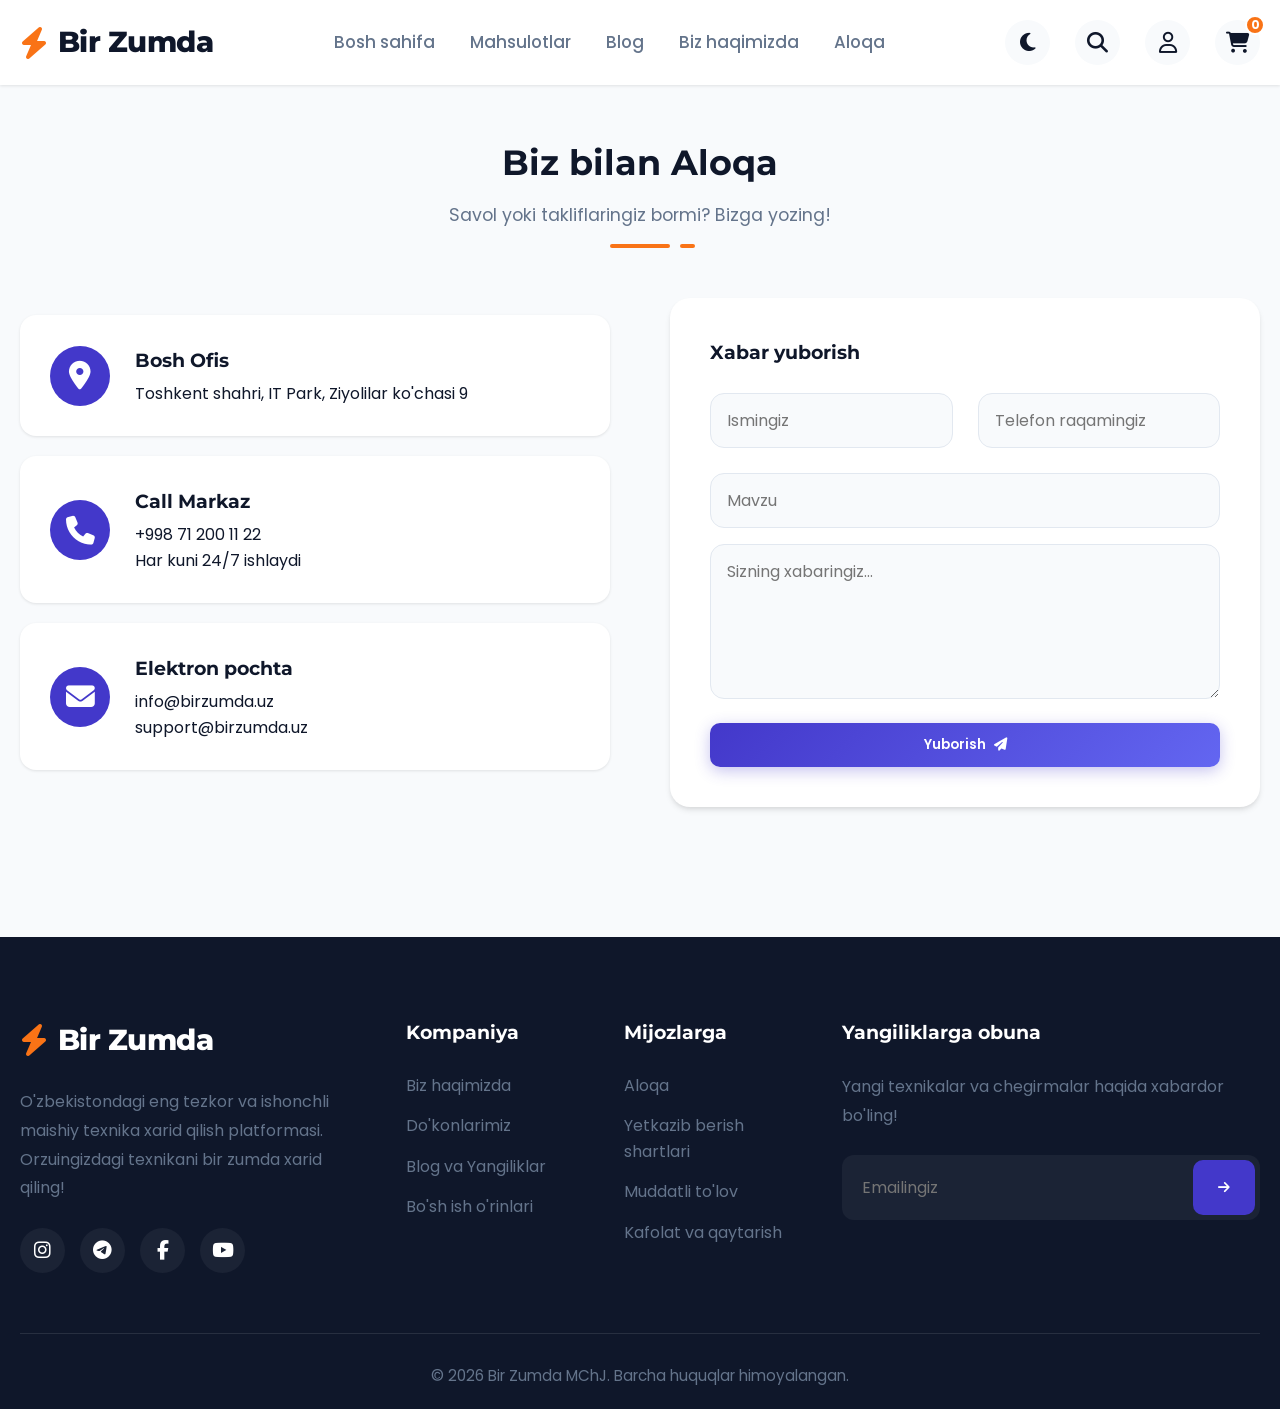
<file: templates/aloqa.html>
<!DOCTYPE html>
<html lang="uz">
<head>
    <meta charset="UTF-8">
    <meta name="viewport" content="width=device-width, initial-scale=1.0">
    <title>Bir Zumda - Aloqa</title>
    <link href="https://fonts.googleapis.com/css2?family=Montserrat:wght@300;400;500;600;700;800&family=Poppins:wght@300;400;500;600;700&display=swap" rel="stylesheet">
    <link rel="stylesheet" href="https://cdnjs.cloudflare.com/ajax/libs/font-awesome/6.4.0/css/all.min.css">
    <link rel="stylesheet" href="assets/css/style.css">
</head>
<body>
<header>
    <div class="container navbar">
        <a href="index.html" class="logo"><i class="fa-solid fa-bolt"></i> Bir Zumda</a>
        <ul class="nav-links" id="nav-links">
            <li><a href="index.html">Bosh sahifa</a></li>
            <li><a href="mahsulotlar.html">Mahsulotlar</a></li>
            <li><a href="blog.html">Blog</a></li>
            <li><a href="biz-haqimizda.html">Biz haqimizda</a></li>
            <li><a href="aloqa.html">Aloqa</a></li>
        </ul>
        <div class="nav-icons">
            <a href="#" id="theme-toggle" title="Tungi rejim"><i class="fa-solid fa-moon"></i></a>
            <a href="mahsulotlar.html"><i class="fa-solid fa-search"></i></a>
            <a href="login.html" title="Shaxsiy kabinet"><i class="fa-regular fa-user"></i></a>
            <a href="savatcha.html" style="position: relative;">
                <i class="fa-solid fa-cart-shopping"></i>
                <span class="cart-badge" id="cart-badge-count">0</span>
            </a>
            <div class="mobile-toggle" id="mobile-menu-btn"><i class="fa-solid fa-bars-staggered"></i></div>
        </div>
    </div>
</header>

<main class="page-section">
    <div class="container">
        <div class="section-title">
            <h1>Biz bilan Aloqa</h1>
            <p>Savol yoki takliflaringiz bormi? Bizga yozing!</p>
            <div class="line"></div>
        </div>

        <div class="contact-grid">
            <div>
                <div class="info-card">
                    <i class="fa-solid fa-location-dot"></i>
                    <div>
                        <h4 style="font-size:1.2rem; margin-bottom:5px;">Bosh Ofis</h4>
                        <p>Toshkent shahri, IT Park, Ziyolilar ko'chasi 9</p>
                    </div>
                </div>
                <div class="info-card">
                    <i class="fa-solid fa-phone"></i>
                    <div>
                        <h4 style="font-size:1.2rem; margin-bottom:5px;">Call Markaz</h4>
                        <p>+998 71 200 11 22<br>Har kuni 24/7 ishlaydi</p>
                    </div>
                </div>
                <div class="info-card">
                    <i class="fa-solid fa-envelope"></i>
                    <div>
                        <h4 style="font-size:1.2rem; margin-bottom:5px;">Elektron pochta</h4>
                        <p>info@birzumda.uz<br>support@birzumda.uz</p>
                    </div>
                </div>
            </div>
            <div class="form-card">
                <h3 style="margin-bottom:25px;">Xabar yuborish</h3>
                <form data-toast="Xabaringiz muvaffaqiyatli yuborildi!">
                    <div class="form-row">
                        <div class="form-group"><input type="text" placeholder="Ismingiz" required></div>
                        <div class="form-group"><input type="text" placeholder="Telefon raqamingiz" required></div>
                    </div>
                    <div class="form-group mb-2"><input type="text" placeholder="Mavzu" required></div>
                    <div class="form-group mb-2"><textarea rows="5" placeholder="Sizning xabaringiz..." required></textarea></div>
                    <button type="submit" class="btn btn-primary" style="width:100%;">Yuborish <i class="fa-solid fa-paper-plane"></i></button>
                </form>
            </div>
        </div>
    </div>
</main>
<footer>
    <div class="container">
        <div class="footer-grid">
            <div class="footer-col">
                <a href="index.html" class="logo"><i class="fa-solid fa-bolt"></i> Bir Zumda</a>
                <p style="margin-top: 15px;">O'zbekistondagi eng tezkor va ishonchli maishiy texnika xarid qilish platformasi. Orzuingizdagi texnikani bir zumda xarid qiling!</p>
                <div class="social-links">
                    <a href="#"><i class="fa-brands fa-instagram"></i></a>
                    <a href="#"><i class="fa-brands fa-telegram"></i></a>
                    <a href="#"><i class="fa-brands fa-facebook-f"></i></a>
                    <a href="#"><i class="fa-brands fa-youtube"></i></a>
                </div>
            </div>
            <div class="footer-col">
                <h4>Kompaniya</h4>
                <ul class="footer-links">
                    <li><a href="biz-haqimizda.html">Biz haqimizda</a></li>
                    <li><a href="mahsulotlar.html">Do'konlarimiz</a></li>
                    <li><a href="blog.html">Blog va Yangiliklar</a></li>
                    <li><a href="#">Bo'sh ish o'rinlari</a></li>
                </ul>
            </div>
            <div class="footer-col">
                <h4>Mijozlarga</h4>
                <ul class="footer-links">
                    <li><a href="aloqa.html">Aloqa</a></li>
                    <li><a href="#">Yetkazib berish shartlari</a></li>
                    <li><a href="#">Muddatli to'lov</a></li>
                    <li><a href="#">Kafolat va qaytarish</a></li>
                </ul>
            </div>
            <div class="footer-col">
                <h4>Yangiliklarga obuna</h4>
                <p>Yangi texnikalar va chegirmalar haqida xabardor bo'ling!</p>
                <form class="newsletter-form">
                    <input type="email" placeholder="Emailingiz" required>
                    <button type="submit"><i class="fa-solid fa-arrow-right"></i></button>
                </form>
            </div>
        </div>
        <div class="footer-bottom">
            <p>&copy; 2026 Bir Zumda MChJ. Barcha huquqlar himoyalangan.</p>
        </div>
    </div>
</footer>
<div id="toast-container" class="toast-container"></div>
<script src="assets/js/app.js"></script>
</body>
</html>
</file>
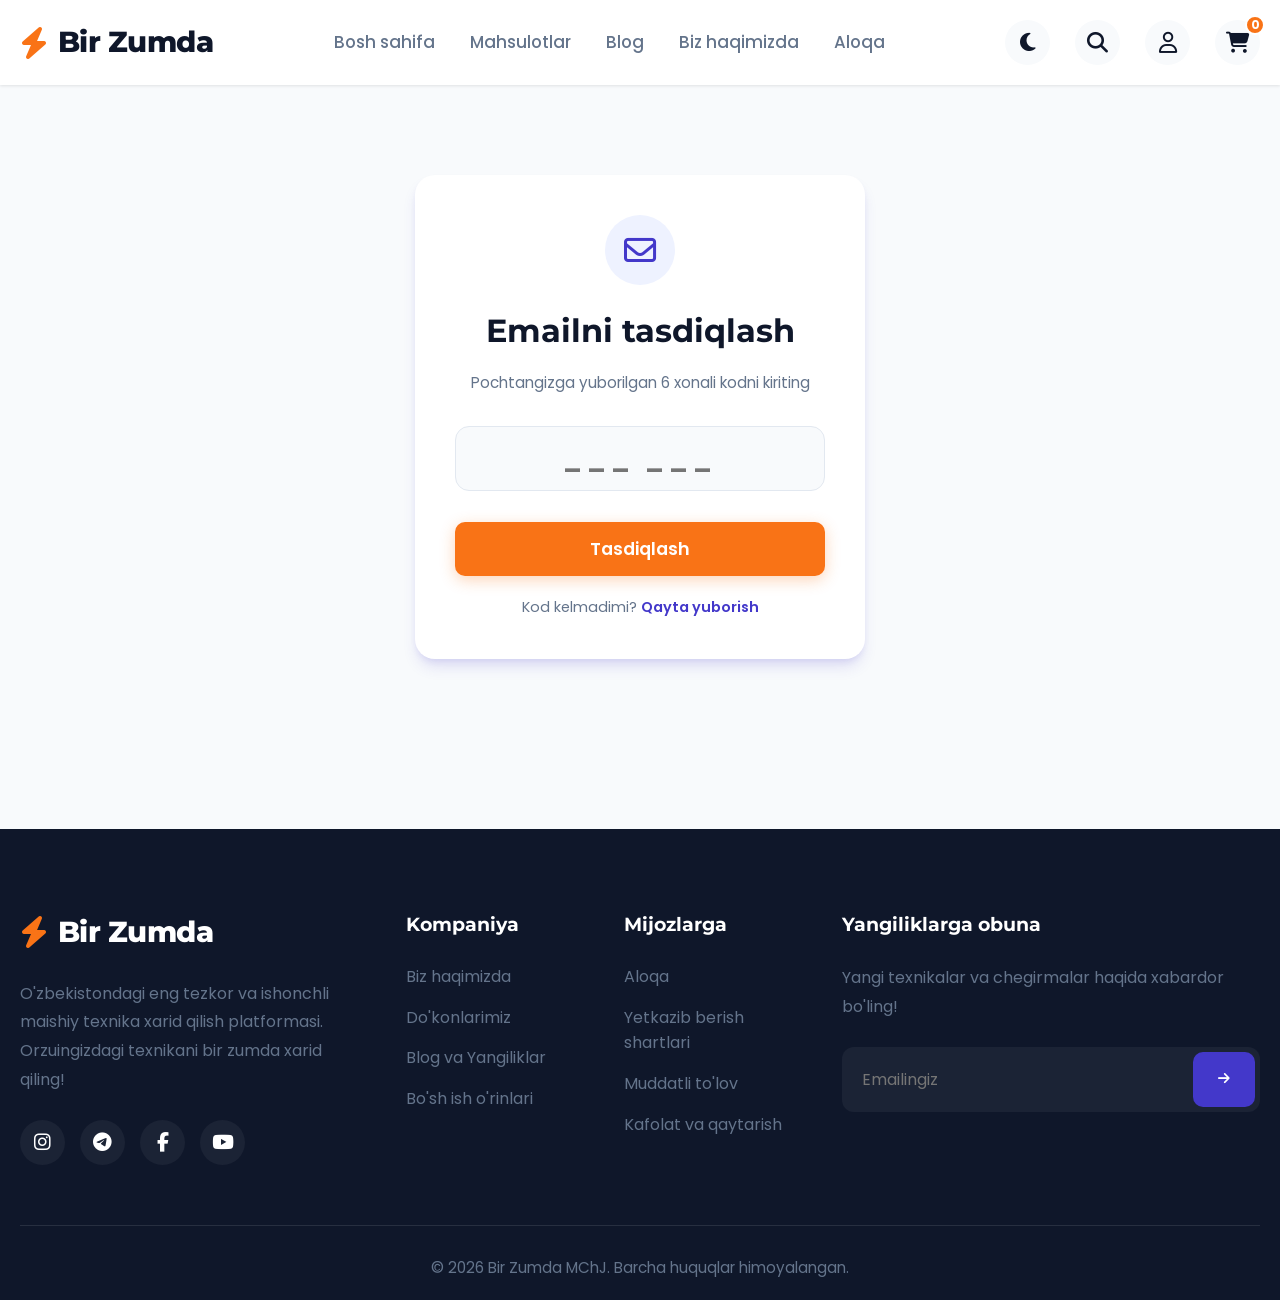
<file: templates/confirm-password.html>
<!DOCTYPE html>
<html lang="uz">
<head>
    <meta charset="UTF-8">
    <meta name="viewport" content="width=device-width, initial-scale=1.0">
    <title>Bir Zumda - Confirm Password</title>
    <link href="https://fonts.googleapis.com/css2?family=Montserrat:wght@300;400;500;600;700;800&family=Poppins:wght@300;400;500;600;700&display=swap" rel="stylesheet">
    <link rel="stylesheet" href="https://cdnjs.cloudflare.com/ajax/libs/font-awesome/6.4.0/css/all.min.css">
    <link rel="stylesheet" href="assets/css/style.css">
</head>
<body>
<header>
    <div class="container navbar">
        <a href="index.html" class="logo"><i class="fa-solid fa-bolt"></i> Bir Zumda</a>
        <ul class="nav-links" id="nav-links">
            <li><a href="index.html">Bosh sahifa</a></li>
            <li><a href="mahsulotlar.html">Mahsulotlar</a></li>
            <li><a href="blog.html">Blog</a></li>
            <li><a href="biz-haqimizda.html">Biz haqimizda</a></li>
            <li><a href="aloqa.html">Aloqa</a></li>
        </ul>
        <div class="nav-icons">
            <a href="#" id="theme-toggle" title="Tungi rejim"><i class="fa-solid fa-moon"></i></a>
            <a href="mahsulotlar.html"><i class="fa-solid fa-search"></i></a>
            <a href="login.html" title="Shaxsiy kabinet"><i class="fa-regular fa-user"></i></a>
            <a href="savatcha.html" style="position: relative;">
                <i class="fa-solid fa-cart-shopping"></i>
                <span class="cart-badge" id="cart-badge-count">0</span>
            </a>
            <div class="mobile-toggle" id="mobile-menu-btn"><i class="fa-solid fa-bars-staggered"></i></div>
        </div>
    </div>
</header>

<main class="page-section">
    <div class="container auth-wrapper">
        <div class="auth-card" style="text-align:center;">
            <div style="width:70px; height:70px; background: var(--bg-light); color: var(--primary); border-radius: 50%; display:flex; align-items:center; justify-content:center; font-size:2rem; margin:0 auto 20px;">
                <i class="fa-regular fa-envelope"></i>
            </div>
            <h1>Emailni tasdiqlash</h1>
            <p class="subtitle">Pochtangizga yuborilgan 6 xonali kodni kiriting</p>
            <form data-toast="Hisobingiz muvaffaqiyatli tasdiqlandi!" data-redirect="login.html">
                <div class="form-group mb-2">
                    <input type="text" required placeholder="___ ___" style="text-align:center; font-size:1.5rem; letter-spacing:5px; font-weight:700;">
                </div>
                <button type="submit" class="btn btn-accent" style="width:100%; margin-top:15px; font-size:1.1rem; padding:14px;">Tasdiqlash</button>
            </form>
            <p style="margin-top:20px; font-size:0.9rem; color:var(--text-gray);">Kod kelmadimi? <a href="#" class="auth-link" style="margin-top:0;" onclick="event.preventDefault(); app.toast('Kod qayta yuborildi!')">Qayta yuborish</a></p>
        </div>
    </div>
</main>
<footer>
    <div class="container">
        <div class="footer-grid">
            <div class="footer-col">
                <a href="index.html" class="logo"><i class="fa-solid fa-bolt"></i> Bir Zumda</a>
                <p style="margin-top: 15px;">O'zbekistondagi eng tezkor va ishonchli maishiy texnika xarid qilish platformasi. Orzuingizdagi texnikani bir zumda xarid qiling!</p>
                <div class="social-links">
                    <a href="#"><i class="fa-brands fa-instagram"></i></a>
                    <a href="#"><i class="fa-brands fa-telegram"></i></a>
                    <a href="#"><i class="fa-brands fa-facebook-f"></i></a>
                    <a href="#"><i class="fa-brands fa-youtube"></i></a>
                </div>
            </div>
            <div class="footer-col">
                <h4>Kompaniya</h4>
                <ul class="footer-links">
                    <li><a href="biz-haqimizda.html">Biz haqimizda</a></li>
                    <li><a href="mahsulotlar.html">Do'konlarimiz</a></li>
                    <li><a href="blog.html">Blog va Yangiliklar</a></li>
                    <li><a href="#">Bo'sh ish o'rinlari</a></li>
                </ul>
            </div>
            <div class="footer-col">
                <h4>Mijozlarga</h4>
                <ul class="footer-links">
                    <li><a href="aloqa.html">Aloqa</a></li>
                    <li><a href="#">Yetkazib berish shartlari</a></li>
                    <li><a href="#">Muddatli to'lov</a></li>
                    <li><a href="#">Kafolat va qaytarish</a></li>
                </ul>
            </div>
            <div class="footer-col">
                <h4>Yangiliklarga obuna</h4>
                <p>Yangi texnikalar va chegirmalar haqida xabardor bo'ling!</p>
                <form class="newsletter-form">
                    <input type="email" placeholder="Emailingiz" required>
                    <button type="submit"><i class="fa-solid fa-arrow-right"></i></button>
                </form>
            </div>
        </div>
        <div class="footer-bottom">
            <p>&copy; 2026 Bir Zumda MChJ. Barcha huquqlar himoyalangan.</p>
        </div>
    </div>
</footer>
<div id="toast-container" class="toast-container"></div>
<script src="assets/js/app.js"></script>
</body>
</html>
</file>
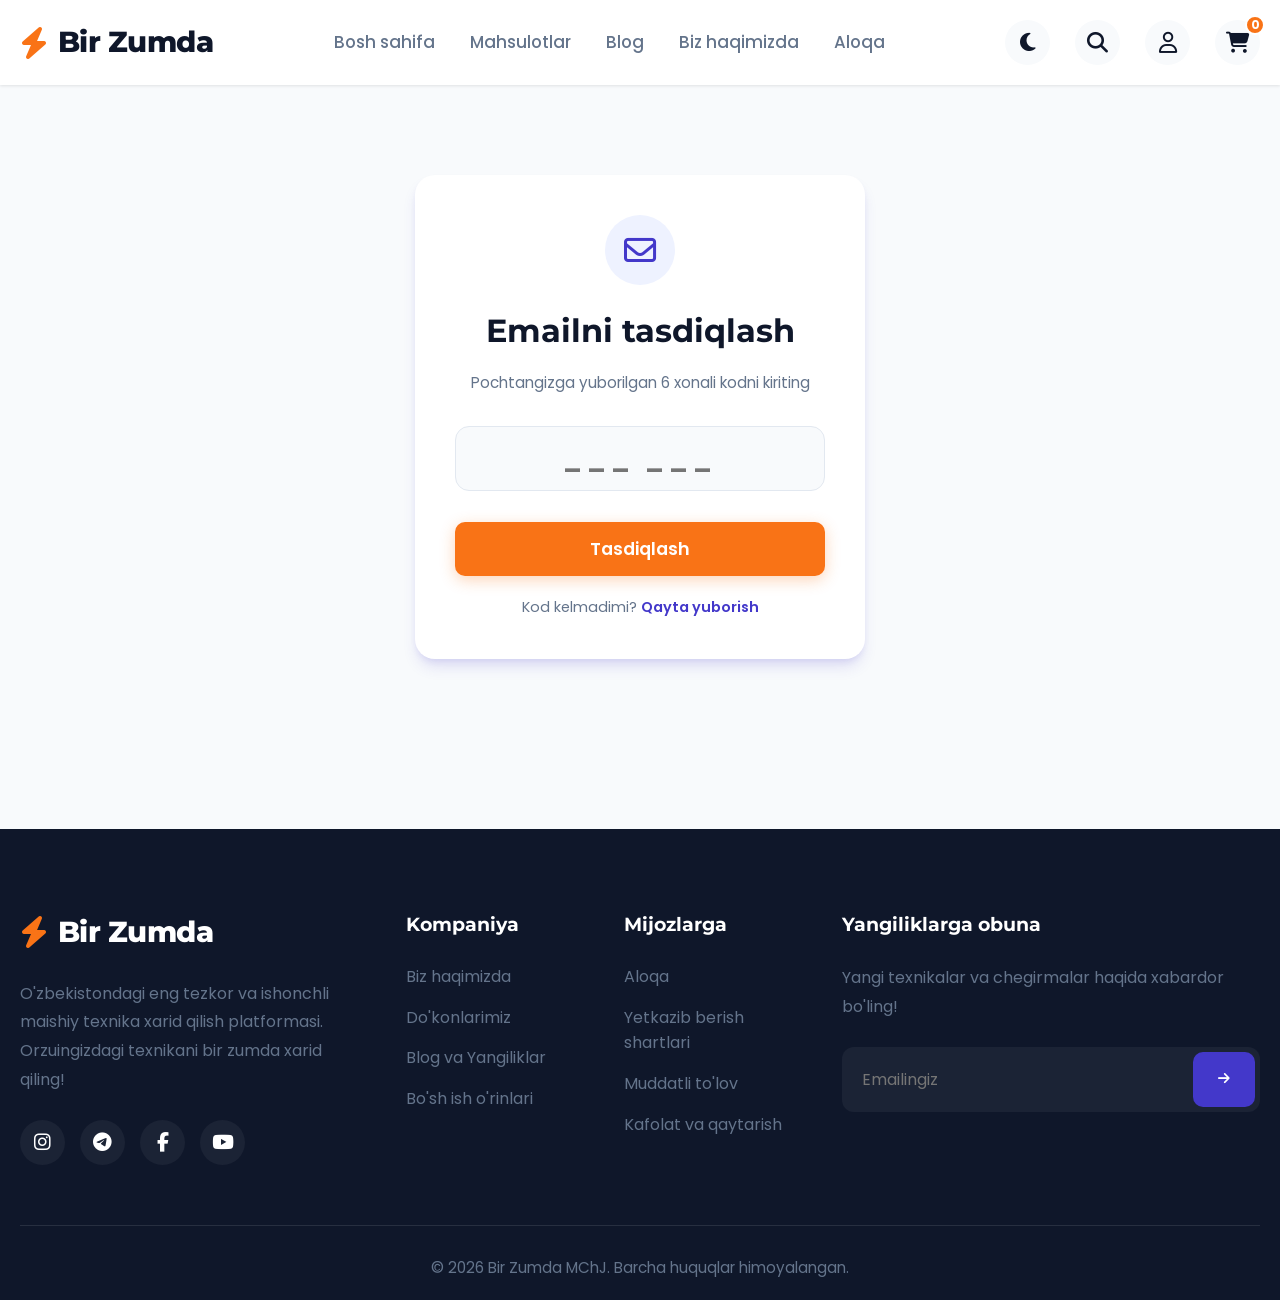
<file: templates/confrim-password.html>
<!DOCTYPE html>
<html lang="uz">
<head>
    <meta charset="UTF-8">
    <meta name="viewport" content="width=device-width, initial-scale=1.0">
    <title>Bir Zumda - Confrim Password</title>
    <link href="https://fonts.googleapis.com/css2?family=Montserrat:wght@300;400;500;600;700;800&family=Poppins:wght@300;400;500;600;700&display=swap" rel="stylesheet">
    <link rel="stylesheet" href="https://cdnjs.cloudflare.com/ajax/libs/font-awesome/6.4.0/css/all.min.css">
    <link rel="stylesheet" href="assets/css/style.css">
</head>
<body>
<header>
    <div class="container navbar">
        <a href="index.html" class="logo"><i class="fa-solid fa-bolt"></i> Bir Zumda</a>
        <ul class="nav-links" id="nav-links">
            <li><a href="index.html">Bosh sahifa</a></li>
            <li><a href="mahsulotlar.html">Mahsulotlar</a></li>
            <li><a href="blog.html">Blog</a></li>
            <li><a href="biz-haqimizda.html">Biz haqimizda</a></li>
            <li><a href="aloqa.html">Aloqa</a></li>
        </ul>
        <div class="nav-icons">
            <a href="#" id="theme-toggle" title="Tungi rejim"><i class="fa-solid fa-moon"></i></a>
            <a href="mahsulotlar.html"><i class="fa-solid fa-search"></i></a>
            <a href="login.html" title="Shaxsiy kabinet"><i class="fa-regular fa-user"></i></a>
            <a href="savatcha.html" style="position: relative;">
                <i class="fa-solid fa-cart-shopping"></i>
                <span class="cart-badge" id="cart-badge-count">0</span>
            </a>
            <div class="mobile-toggle" id="mobile-menu-btn"><i class="fa-solid fa-bars-staggered"></i></div>
        </div>
    </div>
</header>

<main class="page-section">
    <div class="container auth-wrapper">
        <div class="auth-card" style="text-align:center;">
            <div style="width:70px; height:70px; background: var(--bg-light); color: var(--primary); border-radius: 50%; display:flex; align-items:center; justify-content:center; font-size:2rem; margin:0 auto 20px;">
                <i class="fa-regular fa-envelope"></i>
            </div>
            <h1>Emailni tasdiqlash</h1>
            <p class="subtitle">Pochtangizga yuborilgan 6 xonali kodni kiriting</p>
            <form data-toast="Hisobingiz muvaffaqiyatli tasdiqlandi!" data-redirect="login.html">
                <div class="form-group mb-2">
                    <input type="text" required placeholder="___ ___" style="text-align:center; font-size:1.5rem; letter-spacing:5px; font-weight:700;">
                </div>
                <button type="submit" class="btn btn-accent" style="width:100%; margin-top:15px; font-size:1.1rem; padding:14px;">Tasdiqlash</button>
            </form>
            <p style="margin-top:20px; font-size:0.9rem; color:var(--text-gray);">Kod kelmadimi? <a href="#" class="auth-link" style="margin-top:0;" onclick="event.preventDefault(); app.toast('Kod qayta yuborildi!')">Qayta yuborish</a></p>
        </div>
    </div>
</main>
<footer>
    <div class="container">
        <div class="footer-grid">
            <div class="footer-col">
                <a href="index.html" class="logo"><i class="fa-solid fa-bolt"></i> Bir Zumda</a>
                <p style="margin-top: 15px;">O'zbekistondagi eng tezkor va ishonchli maishiy texnika xarid qilish platformasi. Orzuingizdagi texnikani bir zumda xarid qiling!</p>
                <div class="social-links">
                    <a href="#"><i class="fa-brands fa-instagram"></i></a>
                    <a href="#"><i class="fa-brands fa-telegram"></i></a>
                    <a href="#"><i class="fa-brands fa-facebook-f"></i></a>
                    <a href="#"><i class="fa-brands fa-youtube"></i></a>
                </div>
            </div>
            <div class="footer-col">
                <h4>Kompaniya</h4>
                <ul class="footer-links">
                    <li><a href="biz-haqimizda.html">Biz haqimizda</a></li>
                    <li><a href="mahsulotlar.html">Do'konlarimiz</a></li>
                    <li><a href="blog.html">Blog va Yangiliklar</a></li>
                    <li><a href="#">Bo'sh ish o'rinlari</a></li>
                </ul>
            </div>
            <div class="footer-col">
                <h4>Mijozlarga</h4>
                <ul class="footer-links">
                    <li><a href="aloqa.html">Aloqa</a></li>
                    <li><a href="#">Yetkazib berish shartlari</a></li>
                    <li><a href="#">Muddatli to'lov</a></li>
                    <li><a href="#">Kafolat va qaytarish</a></li>
                </ul>
            </div>
            <div class="footer-col">
                <h4>Yangiliklarga obuna</h4>
                <p>Yangi texnikalar va chegirmalar haqida xabardor bo'ling!</p>
                <form class="newsletter-form">
                    <input type="email" placeholder="Emailingiz" required>
                    <button type="submit"><i class="fa-solid fa-arrow-right"></i></button>
                </form>
            </div>
        </div>
        <div class="footer-bottom">
            <p>&copy; 2026 Bir Zumda MChJ. Barcha huquqlar himoyalangan.</p>
        </div>
    </div>
</footer>
<div id="toast-container" class="toast-container"></div>
<script src="assets/js/app.js"></script>
</body>
</html>
</file>
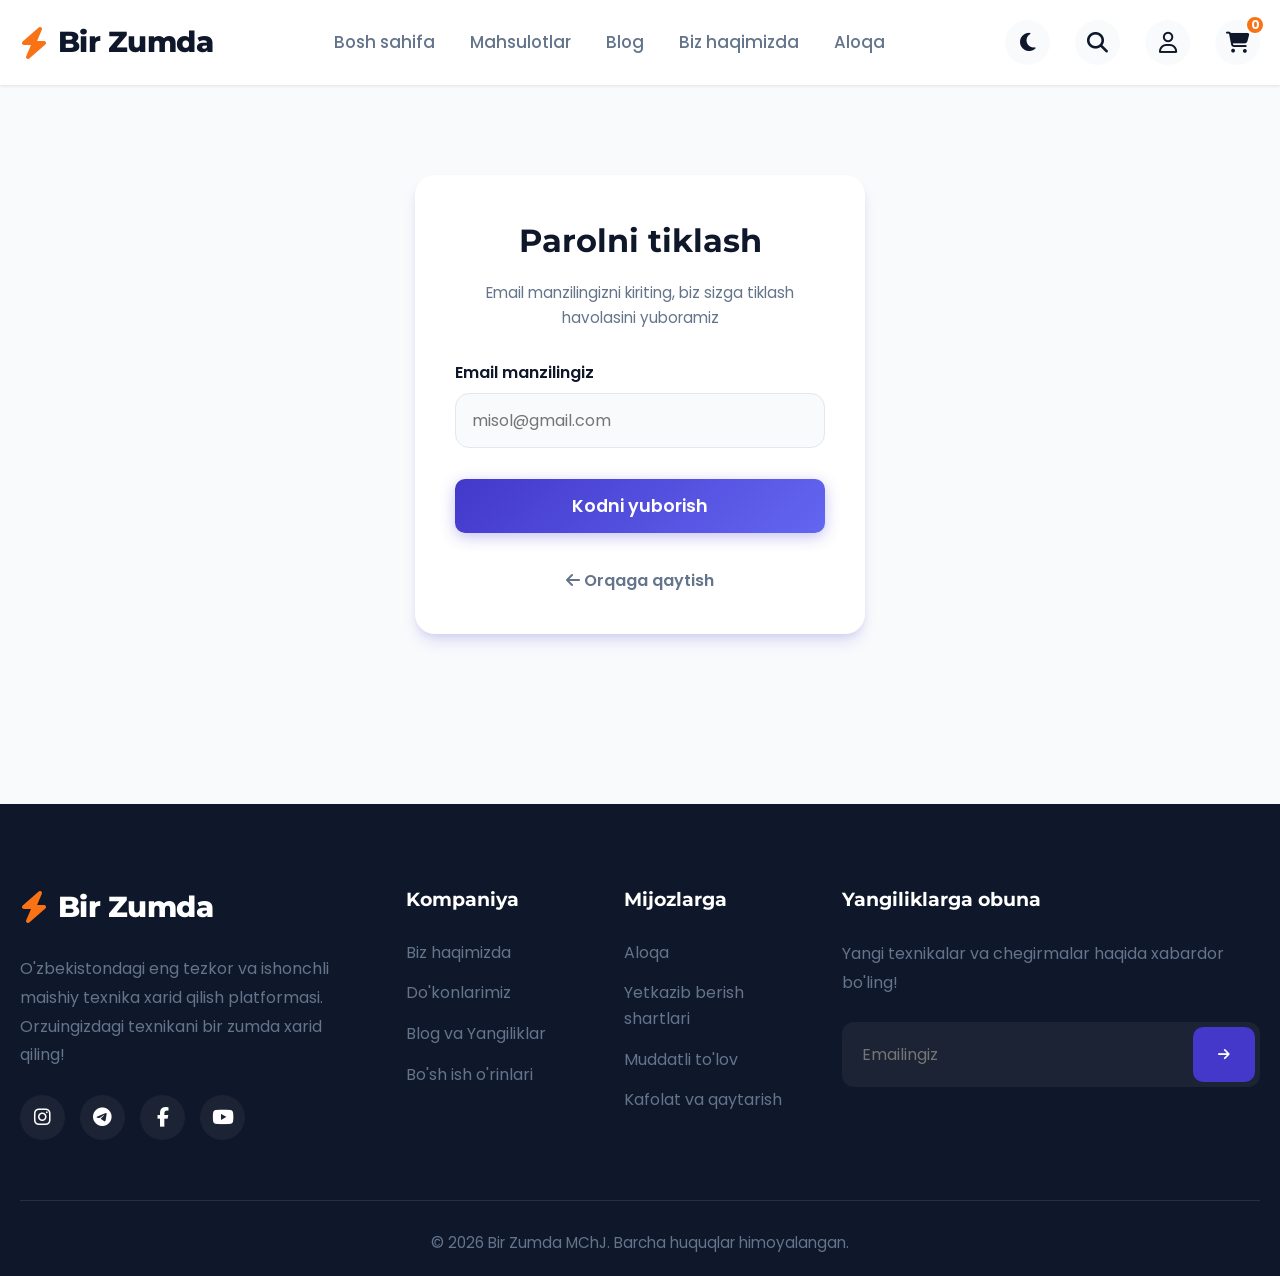
<file: templates/forgot-password.html>
<!DOCTYPE html>
<html lang="uz">
<head>
    <meta charset="UTF-8">
    <meta name="viewport" content="width=device-width, initial-scale=1.0">
    <title>Bir Zumda - Forgot Password</title>
    <link href="https://fonts.googleapis.com/css2?family=Montserrat:wght@300;400;500;600;700;800&family=Poppins:wght@300;400;500;600;700&display=swap" rel="stylesheet">
    <link rel="stylesheet" href="https://cdnjs.cloudflare.com/ajax/libs/font-awesome/6.4.0/css/all.min.css">
    <link rel="stylesheet" href="assets/css/style.css">
</head>
<body>
<header>
    <div class="container navbar">
        <a href="index.html" class="logo"><i class="fa-solid fa-bolt"></i> Bir Zumda</a>
        <ul class="nav-links" id="nav-links">
            <li><a href="index.html">Bosh sahifa</a></li>
            <li><a href="mahsulotlar.html">Mahsulotlar</a></li>
            <li><a href="blog.html">Blog</a></li>
            <li><a href="biz-haqimizda.html">Biz haqimizda</a></li>
            <li><a href="aloqa.html">Aloqa</a></li>
        </ul>
        <div class="nav-icons">
            <a href="#" id="theme-toggle" title="Tungi rejim"><i class="fa-solid fa-moon"></i></a>
            <a href="mahsulotlar.html"><i class="fa-solid fa-search"></i></a>
            <a href="login.html" title="Shaxsiy kabinet"><i class="fa-regular fa-user"></i></a>
            <a href="savatcha.html" style="position: relative;">
                <i class="fa-solid fa-cart-shopping"></i>
                <span class="cart-badge" id="cart-badge-count">0</span>
            </a>
            <div class="mobile-toggle" id="mobile-menu-btn"><i class="fa-solid fa-bars-staggered"></i></div>
        </div>
    </div>
</header>

<main class="page-section">
    <div class="container auth-wrapper">
        <div class="auth-card">
            <h1>Parolni tiklash</h1>
            <p class="subtitle">Email manzilingizni kiriting, biz sizga tiklash havolasini yuboramiz</p>
            <form data-toast="Parolni tiklash kodi yuborildi!" data-redirect="reset-password.html">
                <div class="form-group mb-2">
                    <label>Email manzilingiz</label>
                    <input type="email" required placeholder="misol@gmail.com">
                </div>
                <button type="submit" class="btn btn-primary" style="width:100%; margin-top:15px; font-size:1.1rem; padding:14px;">Kodni yuborish</button>
            </form>
            <div style="text-align:center; margin-top:20px;">
                <a href="login.html" class="auth-link" style="color: var(--text-gray);"><i class="fa-solid fa-arrow-left"></i> Orqaga qaytish</a>
            </div>
        </div>
    </div>
</main>
<footer>
    <div class="container">
        <div class="footer-grid">
            <div class="footer-col">
                <a href="index.html" class="logo"><i class="fa-solid fa-bolt"></i> Bir Zumda</a>
                <p style="margin-top: 15px;">O'zbekistondagi eng tezkor va ishonchli maishiy texnika xarid qilish platformasi. Orzuingizdagi texnikani bir zumda xarid qiling!</p>
                <div class="social-links">
                    <a href="#"><i class="fa-brands fa-instagram"></i></a>
                    <a href="#"><i class="fa-brands fa-telegram"></i></a>
                    <a href="#"><i class="fa-brands fa-facebook-f"></i></a>
                    <a href="#"><i class="fa-brands fa-youtube"></i></a>
                </div>
            </div>
            <div class="footer-col">
                <h4>Kompaniya</h4>
                <ul class="footer-links">
                    <li><a href="biz-haqimizda.html">Biz haqimizda</a></li>
                    <li><a href="mahsulotlar.html">Do'konlarimiz</a></li>
                    <li><a href="blog.html">Blog va Yangiliklar</a></li>
                    <li><a href="#">Bo'sh ish o'rinlari</a></li>
                </ul>
            </div>
            <div class="footer-col">
                <h4>Mijozlarga</h4>
                <ul class="footer-links">
                    <li><a href="aloqa.html">Aloqa</a></li>
                    <li><a href="#">Yetkazib berish shartlari</a></li>
                    <li><a href="#">Muddatli to'lov</a></li>
                    <li><a href="#">Kafolat va qaytarish</a></li>
                </ul>
            </div>
            <div class="footer-col">
                <h4>Yangiliklarga obuna</h4>
                <p>Yangi texnikalar va chegirmalar haqida xabardor bo'ling!</p>
                <form class="newsletter-form">
                    <input type="email" placeholder="Emailingiz" required>
                    <button type="submit"><i class="fa-solid fa-arrow-right"></i></button>
                </form>
            </div>
        </div>
        <div class="footer-bottom">
            <p>&copy; 2026 Bir Zumda MChJ. Barcha huquqlar himoyalangan.</p>
        </div>
    </div>
</footer>
<div id="toast-container" class="toast-container"></div>
<script src="assets/js/app.js"></script>
</body>
</html>
</file>
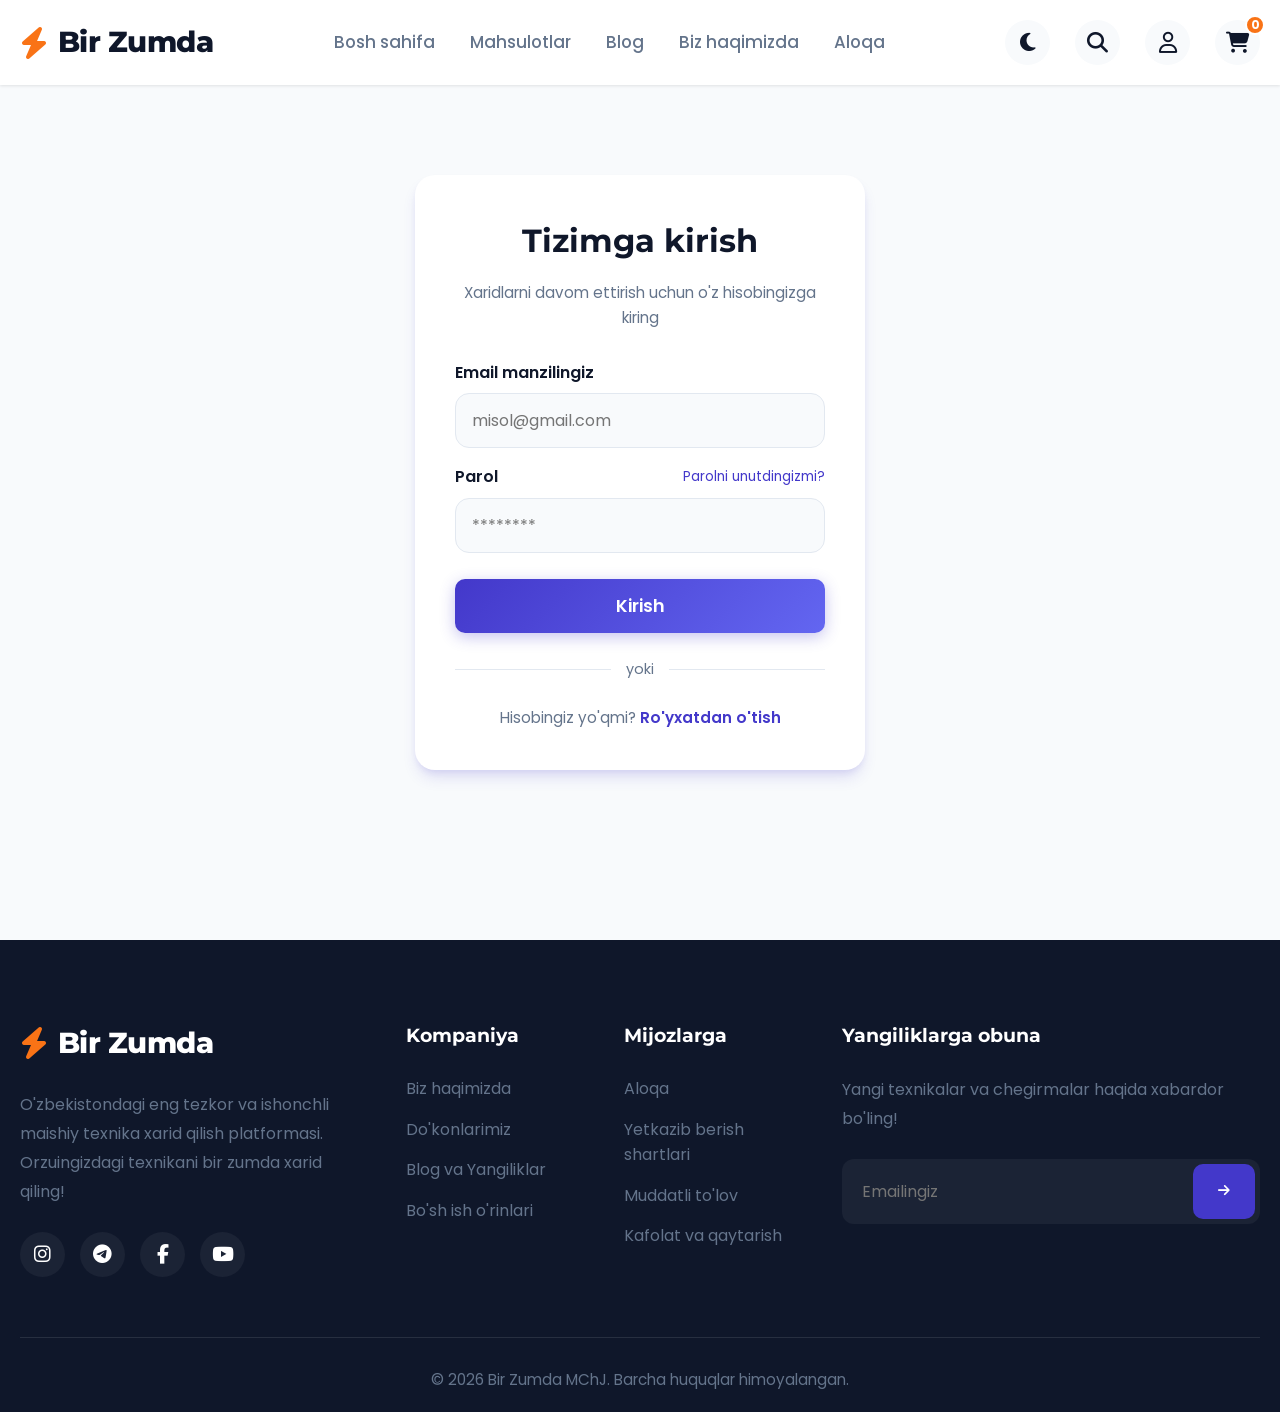
<file: templates/login.html>
<!DOCTYPE html>
<html lang="uz">
<head>
    <meta charset="UTF-8">
    <meta name="viewport" content="width=device-width, initial-scale=1.0">
    <title>Bir Zumda - Login</title>
    <link href="https://fonts.googleapis.com/css2?family=Montserrat:wght@300;400;500;600;700;800&family=Poppins:wght@300;400;500;600;700&display=swap" rel="stylesheet">
    <link rel="stylesheet" href="https://cdnjs.cloudflare.com/ajax/libs/font-awesome/6.4.0/css/all.min.css">
    <link rel="stylesheet" href="assets/css/style.css">
</head>
<body>
<header>
    <div class="container navbar">
        <a href="index.html" class="logo"><i class="fa-solid fa-bolt"></i> Bir Zumda</a>
        <ul class="nav-links" id="nav-links">
            <li><a href="index.html">Bosh sahifa</a></li>
            <li><a href="mahsulotlar.html">Mahsulotlar</a></li>
            <li><a href="blog.html">Blog</a></li>
            <li><a href="biz-haqimizda.html">Biz haqimizda</a></li>
            <li><a href="aloqa.html">Aloqa</a></li>
        </ul>
        <div class="nav-icons">
            <a href="#" id="theme-toggle" title="Tungi rejim"><i class="fa-solid fa-moon"></i></a>
            <a href="mahsulotlar.html"><i class="fa-solid fa-search"></i></a>
            <a href="login.html" title="Shaxsiy kabinet"><i class="fa-regular fa-user"></i></a>
            <a href="savatcha.html" style="position: relative;">
                <i class="fa-solid fa-cart-shopping"></i>
                <span class="cart-badge" id="cart-badge-count">0</span>
            </a>
            <div class="mobile-toggle" id="mobile-menu-btn"><i class="fa-solid fa-bars-staggered"></i></div>
        </div>
    </div>
</header>

<main class="page-section">
    <div class="container auth-wrapper">
        <div class="auth-card">
            <h1>Tizimga kirish</h1>
            <p class="subtitle">Xaridlarni davom ettirish uchun o'z hisobingizga kiring</p>
            <form data-toast="Tizimga muvaffaqiyatli kirdingiz!" data-redirect="index.html">
                <div class="form-group mb-2">
                    <label>Email manzilingiz</label>
                    <input type="email" required placeholder="misol@gmail.com">
                </div>
                <div class="form-group mb-2">
                    <label style="display:flex; justify-content:space-between; align-items:center; gap:10px;">
                        <span>Parol</span>
                        <a href="forgot-password.html" class="auth-link" style="margin:0; font-size:0.85rem; font-weight:400;">Parolni unutdingizmi?</a>
                    </label>
                    <input type="password" required placeholder="********">
                </div>
                <button type="submit" class="btn btn-primary" style="width:100%; margin-top:10px; font-size:1.1rem; padding:14px;">Kirish</button>
            </form>
            <div class="auth-divider">yoki</div>
            <p class="text-center" style="color: var(--text-gray); font-size: 0.95rem;">Hisobingiz yo'qmi? <a href="register.html" class="auth-link" style="margin-top: 0;">Ro'yxatdan o'tish</a></p>
        </div>
    </div>
</main>
<footer>
    <div class="container">
        <div class="footer-grid">
            <div class="footer-col">
                <a href="index.html" class="logo"><i class="fa-solid fa-bolt"></i> Bir Zumda</a>
                <p style="margin-top: 15px;">O'zbekistondagi eng tezkor va ishonchli maishiy texnika xarid qilish platformasi. Orzuingizdagi texnikani bir zumda xarid qiling!</p>
                <div class="social-links">
                    <a href="#"><i class="fa-brands fa-instagram"></i></a>
                    <a href="#"><i class="fa-brands fa-telegram"></i></a>
                    <a href="#"><i class="fa-brands fa-facebook-f"></i></a>
                    <a href="#"><i class="fa-brands fa-youtube"></i></a>
                </div>
            </div>
            <div class="footer-col">
                <h4>Kompaniya</h4>
                <ul class="footer-links">
                    <li><a href="biz-haqimizda.html">Biz haqimizda</a></li>
                    <li><a href="mahsulotlar.html">Do'konlarimiz</a></li>
                    <li><a href="blog.html">Blog va Yangiliklar</a></li>
                    <li><a href="#">Bo'sh ish o'rinlari</a></li>
                </ul>
            </div>
            <div class="footer-col">
                <h4>Mijozlarga</h4>
                <ul class="footer-links">
                    <li><a href="aloqa.html">Aloqa</a></li>
                    <li><a href="#">Yetkazib berish shartlari</a></li>
                    <li><a href="#">Muddatli to'lov</a></li>
                    <li><a href="#">Kafolat va qaytarish</a></li>
                </ul>
            </div>
            <div class="footer-col">
                <h4>Yangiliklarga obuna</h4>
                <p>Yangi texnikalar va chegirmalar haqida xabardor bo'ling!</p>
                <form class="newsletter-form">
                    <input type="email" placeholder="Emailingiz" required>
                    <button type="submit"><i class="fa-solid fa-arrow-right"></i></button>
                </form>
            </div>
        </div>
        <div class="footer-bottom">
            <p>&copy; 2026 Bir Zumda MChJ. Barcha huquqlar himoyalangan.</p>
        </div>
    </div>
</footer>
<div id="toast-container" class="toast-container"></div>
<script src="assets/js/app.js"></script>
</body>
</html>
</file>
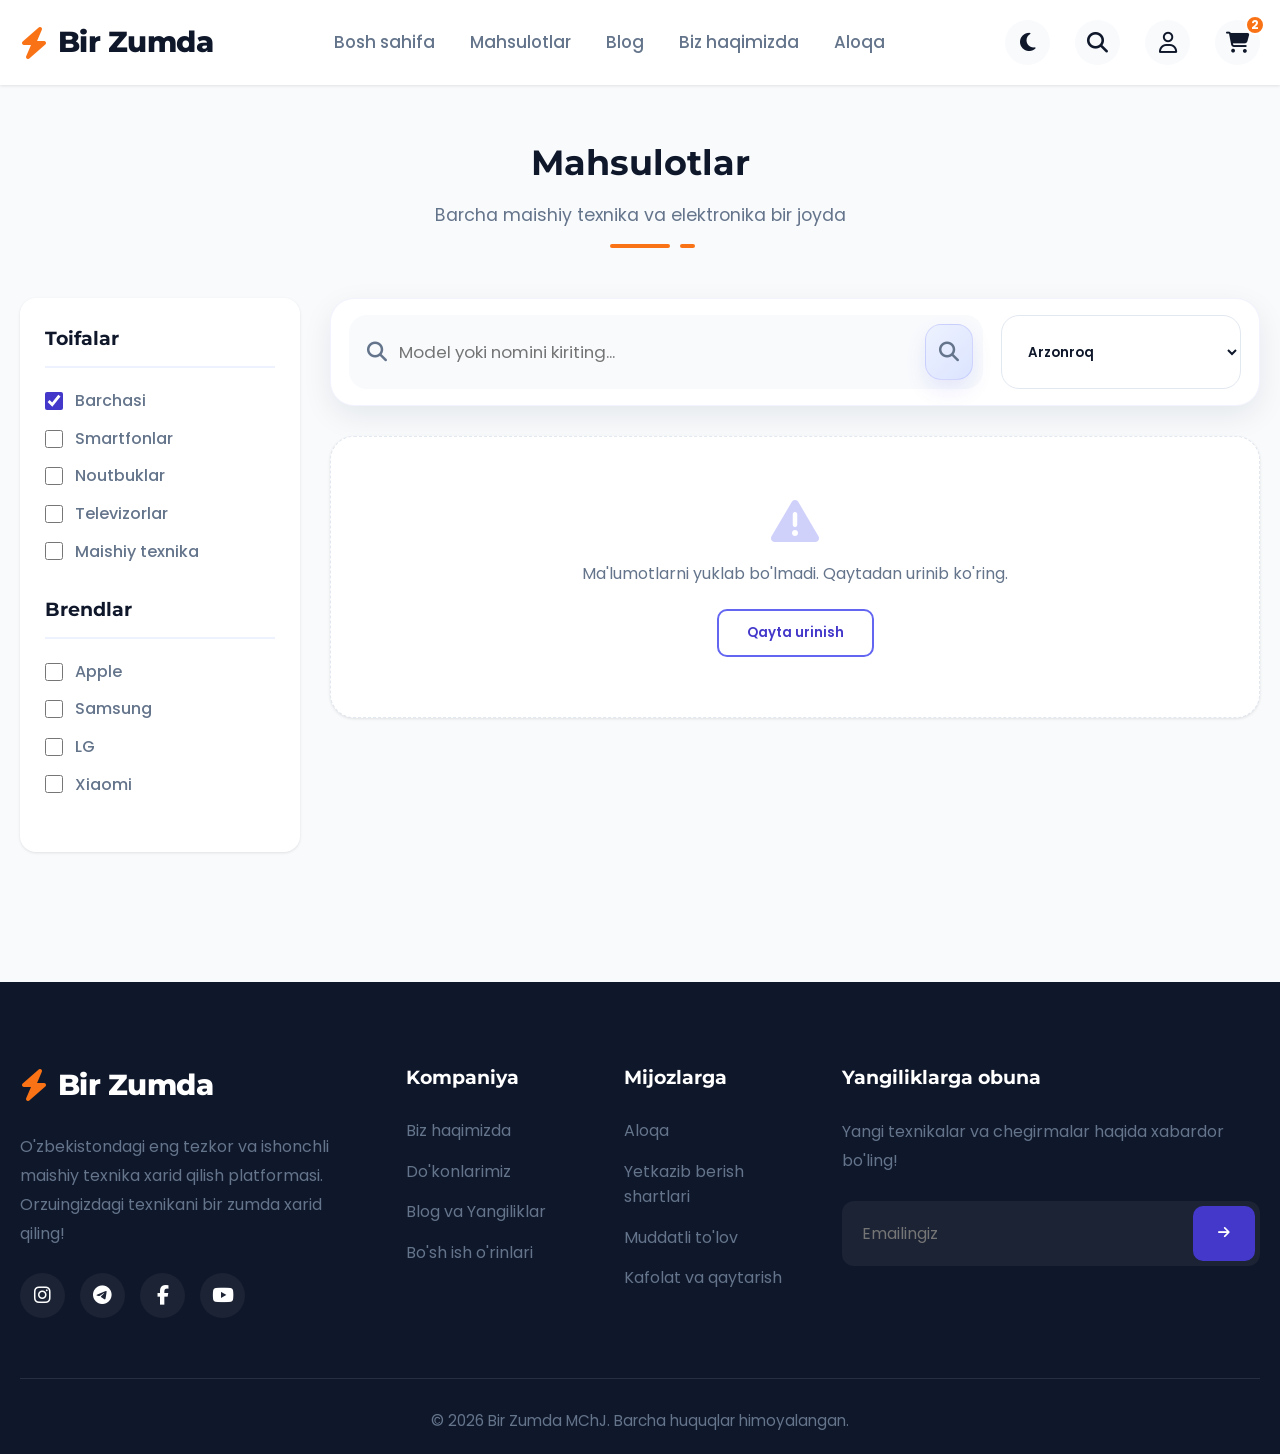
<file: templates/mahsulotlar.html>
<!DOCTYPE html>
<html lang="uz">
<head>
    <meta charset="UTF-8">
    <meta name="viewport" content="width=device-width, initial-scale=1.0">
    <title>Bir Zumda - Mahsulotlar</title>
    <link href="https://fonts.googleapis.com/css2?family=Montserrat:wght@300;400;500;600;700;800&family=Poppins:wght@300;400;500;600;700&display=swap" rel="stylesheet">
    <link rel="stylesheet" href="https://cdnjs.cloudflare.com/ajax/libs/font-awesome/6.4.0/css/all.min.css">
    <link rel="stylesheet" href="assets/css/style.css">
</head>
<body>
<header>
    <div class="container navbar">
        <a href="index.html" class="logo"><i class="fa-solid fa-bolt"></i> Bir Zumda</a>
        <ul class="nav-links" id="nav-links">
            <li><a href="index.html">Bosh sahifa</a></li>
            <li><a href="mahsulotlar.html">Mahsulotlar</a></li>
            <li><a href="blog.html">Blog</a></li>
            <li><a href="biz-haqimizda.html">Biz haqimizda</a></li>
            <li><a href="aloqa.html">Aloqa</a></li>
        </ul>
        <div class="nav-icons">
            <a href="#" id="theme-toggle" title="Tungi rejim"><i class="fa-solid fa-moon"></i></a>
            <a href="mahsulotlar.html"><i class="fa-solid fa-search"></i></a>
            <a href="login.html" title="Shaxsiy kabinet"><i class="fa-regular fa-user"></i></a>
            <a href="savatcha.html" style="position: relative;">
                <i class="fa-solid fa-cart-shopping"></i>
                <span class="cart-badge" id="cart-badge-count">2</span>
            </a>
            <div class="mobile-toggle" id="mobile-menu-btn"><i class="fa-solid fa-bars-staggered"></i></div>
        </div>
    </div>
</header>

<main class="page-section">
    <div class="container">
        <div class="section-title"><h1>Mahsulotlar</h1><p>Barcha maishiy texnika va elektronika bir joyda</p><div class="line"></div></div>
        <div class="shop-layout">
            <aside class="shop-sidebar">
                <div class="filter-group"><h4>Toifalar</h4><ul class="filter-list"><li><label><input type="checkbox" checked> Barchasi</label></li><li><label><input type="checkbox"> Smartfonlar</label></li><li><label><input type="checkbox"> Noutbuklar</label></li><li><label><input type="checkbox"> Televizorlar</label></li><li><label><input type="checkbox"> Maishiy texnika</label></li></ul></div>
                <div class="filter-group"><h4>Brendlar</h4><ul class="filter-list"><li><label><input type="checkbox"> Apple</label></li><li><label><input type="checkbox"> Samsung</label></li><li><label><input type="checkbox"> LG</label></li><li><label><input type="checkbox"> Xiaomi</label></li></ul></div>
            </aside>
            <div class="shop-main">
                <form class="shop-header">
                    <div class="shop-search"><i class="fa-solid fa-search"></i><input type="text" placeholder="Model yoki nomini kiriting..."><button type="submit" class="shop-search-btn" aria-label="Qidirish"><i class="fa-solid fa-search"></i></button></div>
                    <div class="shop-sort"><select><option>Arzonroq</option><option>Qimmatroq</option><option>Yangiroq</option></select></div>
                </form>
                

<div class="product-grid" id="product-list-container" aria-live="polite"></div>

<div class="pagination product-pagination">
    <a class="page-btn" href="#" aria-label="Oldingi sahifa">&laquo;</a>
    <a class="page-btn active" href="#">1</a>
    <a class="page-btn" href="#">2</a>
    <a class="page-btn" href="#" aria-label="Keyingi sahifa">&raquo;</a>
</div>
            </div>
        </div>
    </div>
</main>
<footer>
    <div class="container">
        <div class="footer-grid">
            <div class="footer-col">
                <a href="index.html" class="logo"><i class="fa-solid fa-bolt"></i> Bir Zumda</a>
                <p style="margin-top: 15px;">O'zbekistondagi eng tezkor va ishonchli maishiy texnika xarid qilish platformasi. Orzuingizdagi texnikani bir zumda xarid qiling!</p>
                <div class="social-links">
                    <a href="#"><i class="fa-brands fa-instagram"></i></a>
                    <a href="#"><i class="fa-brands fa-telegram"></i></a>
                    <a href="#"><i class="fa-brands fa-facebook-f"></i></a>
                    <a href="#"><i class="fa-brands fa-youtube"></i></a>
                </div>
            </div>
            <div class="footer-col">
                <h4>Kompaniya</h4>
                <ul class="footer-links">
                    <li><a href="biz-haqimizda.html">Biz haqimizda</a></li>
                    <li><a href="mahsulotlar.html">Do'konlarimiz</a></li>
                    <li><a href="blog.html">Blog va Yangiliklar</a></li>
                    <li><a href="#">Bo'sh ish o'rinlari</a></li>
                </ul>
            </div>
            <div class="footer-col">
                <h4>Mijozlarga</h4>
                <ul class="footer-links">
                    <li><a href="aloqa.html">Aloqa</a></li>
                    <li><a href="#">Yetkazib berish shartlari</a></li>
                    <li><a href="#">Muddatli to'lov</a></li>
                    <li><a href="#">Kafolat va qaytarish</a></li>
                </ul>
            </div>
            <div class="footer-col">
                <h4>Yangiliklarga obuna</h4>
                <p>Yangi texnikalar va chegirmalar haqida xabardor bo'ling!</p>
                <form class="newsletter-form">
                    <input type="email" placeholder="Emailingiz" required>
                    <button type="submit"><i class="fa-solid fa-arrow-right"></i></button>
                </form>
            </div>
        </div>
        <div class="footer-bottom">
            <p>&copy; 2026 Bir Zumda MChJ. Barcha huquqlar himoyalangan.</p>
        </div>
    </div>
</footer>
<div id="toast-container" class="toast-container"></div>
<script src="assets/js/app.js"></script>
</body>
</html>
</file>
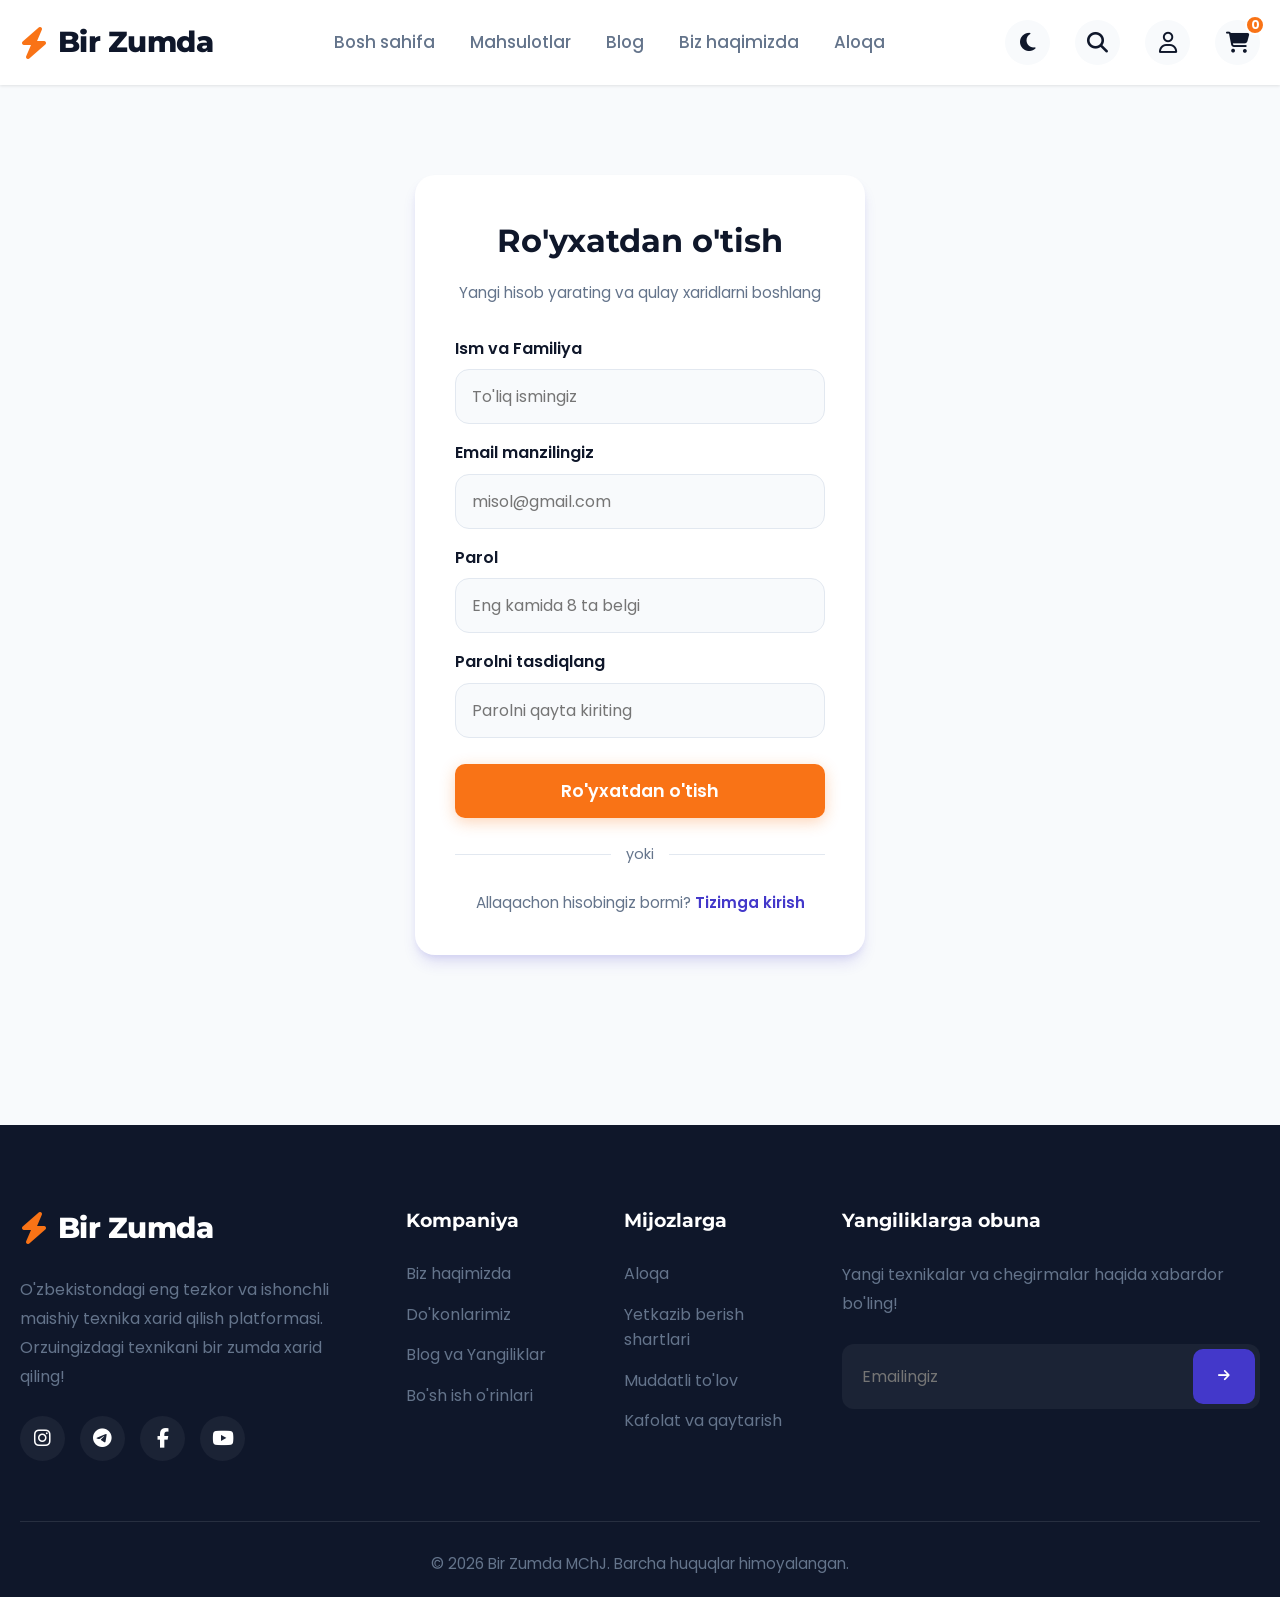
<file: templates/register.html>
<!DOCTYPE html>
<html lang="uz">
<head>
    <meta charset="UTF-8">
    <meta name="viewport" content="width=device-width, initial-scale=1.0">
    <title>Bir Zumda - Register</title>
    <link href="https://fonts.googleapis.com/css2?family=Montserrat:wght@300;400;500;600;700;800&family=Poppins:wght@300;400;500;600;700&display=swap" rel="stylesheet">
    <link rel="stylesheet" href="https://cdnjs.cloudflare.com/ajax/libs/font-awesome/6.4.0/css/all.min.css">
    <link rel="stylesheet" href="assets/css/style.css">
</head>
<body>
<header>
    <div class="container navbar">
        <a href="index.html" class="logo"><i class="fa-solid fa-bolt"></i> Bir Zumda</a>
        <ul class="nav-links" id="nav-links">
            <li><a href="index.html">Bosh sahifa</a></li>
            <li><a href="mahsulotlar.html">Mahsulotlar</a></li>
            <li><a href="blog.html">Blog</a></li>
            <li><a href="biz-haqimizda.html">Biz haqimizda</a></li>
            <li><a href="aloqa.html">Aloqa</a></li>
        </ul>
        <div class="nav-icons">
            <a href="#" id="theme-toggle" title="Tungi rejim"><i class="fa-solid fa-moon"></i></a>
            <a href="mahsulotlar.html"><i class="fa-solid fa-search"></i></a>
            <a href="login.html" title="Shaxsiy kabinet"><i class="fa-regular fa-user"></i></a>
            <a href="savatcha.html" style="position: relative;">
                <i class="fa-solid fa-cart-shopping"></i>
                <span class="cart-badge" id="cart-badge-count">0</span>
            </a>
            <div class="mobile-toggle" id="mobile-menu-btn"><i class="fa-solid fa-bars-staggered"></i></div>
        </div>
    </div>
</header>

<main class="page-section">
    <div class="container auth-wrapper">
        <div class="auth-card">
            <h1>Ro'yxatdan o'tish</h1>
            <p class="subtitle">Yangi hisob yarating va qulay xaridlarni boshlang</p>
            <form data-toast="Tasdiqlash kodi email pochtangizga yuborildi!" data-redirect="confirm-password.html">
                <div class="form-group mb-2">
                    <label>Ism va Familiya</label>
                    <input type="text" required placeholder="To'liq ismingiz">
                </div>
                <div class="form-group mb-2">
                    <label>Email manzilingiz</label>
                    <input type="email" required placeholder="misol@gmail.com">
                </div>
                <div class="form-group mb-2">
                    <label>Parol</label>
                    <input type="password" required placeholder="Eng kamida 8 ta belgi">
                </div>
                <div class="form-group mb-2">
                    <label>Parolni tasdiqlang</label>
                    <input type="password" required placeholder="Parolni qayta kiriting">
                </div>
                <button type="submit" class="btn btn-accent" style="width:100%; margin-top:10px; font-size:1.1rem; padding:14px;">Ro'yxatdan o'tish</button>
            </form>
            <div class="auth-divider">yoki</div>
            <p class="text-center" style="color: var(--text-gray); font-size: 0.95rem;">Allaqachon hisobingiz bormi? <a href="login.html" class="auth-link" style="margin-top: 0;">Tizimga kirish</a></p>
        </div>
    </div>
</main>
<footer>
    <div class="container">
        <div class="footer-grid">
            <div class="footer-col">
                <a href="index.html" class="logo"><i class="fa-solid fa-bolt"></i> Bir Zumda</a>
                <p style="margin-top: 15px;">O'zbekistondagi eng tezkor va ishonchli maishiy texnika xarid qilish platformasi. Orzuingizdagi texnikani bir zumda xarid qiling!</p>
                <div class="social-links">
                    <a href="#"><i class="fa-brands fa-instagram"></i></a>
                    <a href="#"><i class="fa-brands fa-telegram"></i></a>
                    <a href="#"><i class="fa-brands fa-facebook-f"></i></a>
                    <a href="#"><i class="fa-brands fa-youtube"></i></a>
                </div>
            </div>
            <div class="footer-col">
                <h4>Kompaniya</h4>
                <ul class="footer-links">
                    <li><a href="biz-haqimizda.html">Biz haqimizda</a></li>
                    <li><a href="mahsulotlar.html">Do'konlarimiz</a></li>
                    <li><a href="blog.html">Blog va Yangiliklar</a></li>
                    <li><a href="#">Bo'sh ish o'rinlari</a></li>
                </ul>
            </div>
            <div class="footer-col">
                <h4>Mijozlarga</h4>
                <ul class="footer-links">
                    <li><a href="aloqa.html">Aloqa</a></li>
                    <li><a href="#">Yetkazib berish shartlari</a></li>
                    <li><a href="#">Muddatli to'lov</a></li>
                    <li><a href="#">Kafolat va qaytarish</a></li>
                </ul>
            </div>
            <div class="footer-col">
                <h4>Yangiliklarga obuna</h4>
                <p>Yangi texnikalar va chegirmalar haqida xabardor bo'ling!</p>
                <form class="newsletter-form">
                    <input type="email" placeholder="Emailingiz" required>
                    <button type="submit"><i class="fa-solid fa-arrow-right"></i></button>
                </form>
            </div>
        </div>
        <div class="footer-bottom">
            <p>&copy; 2026 Bir Zumda MChJ. Barcha huquqlar himoyalangan.</p>
        </div>
    </div>
</footer>
<div id="toast-container" class="toast-container"></div>
<script src="assets/js/app.js"></script>
</body>
</html>
</file>
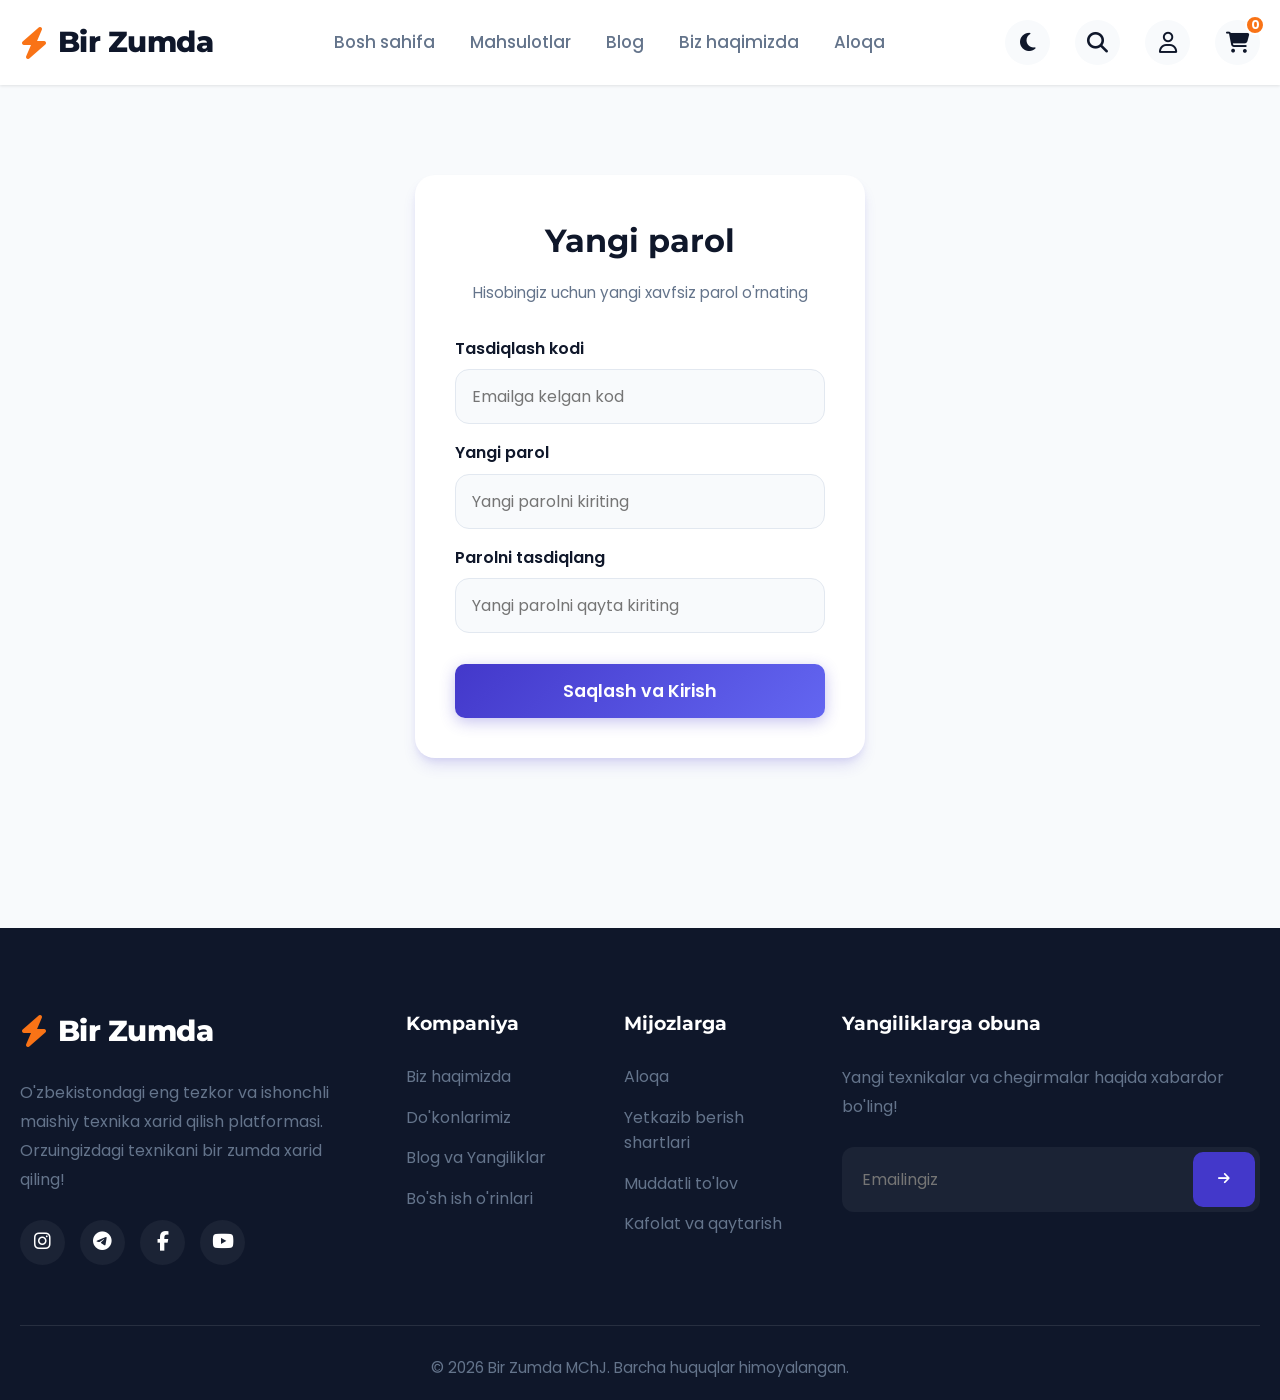
<file: templates/reset-password.html>
<!DOCTYPE html>
<html lang="uz">
<head>
    <meta charset="UTF-8">
    <meta name="viewport" content="width=device-width, initial-scale=1.0">
    <title>Bir Zumda - Reset Password</title>
    <link href="https://fonts.googleapis.com/css2?family=Montserrat:wght@300;400;500;600;700;800&family=Poppins:wght@300;400;500;600;700&display=swap" rel="stylesheet">
    <link rel="stylesheet" href="https://cdnjs.cloudflare.com/ajax/libs/font-awesome/6.4.0/css/all.min.css">
    <link rel="stylesheet" href="assets/css/style.css">
</head>
<body>
<header>
    <div class="container navbar">
        <a href="index.html" class="logo"><i class="fa-solid fa-bolt"></i> Bir Zumda</a>
        <ul class="nav-links" id="nav-links">
            <li><a href="index.html">Bosh sahifa</a></li>
            <li><a href="mahsulotlar.html">Mahsulotlar</a></li>
            <li><a href="blog.html">Blog</a></li>
            <li><a href="biz-haqimizda.html">Biz haqimizda</a></li>
            <li><a href="aloqa.html">Aloqa</a></li>
        </ul>
        <div class="nav-icons">
            <a href="#" id="theme-toggle" title="Tungi rejim"><i class="fa-solid fa-moon"></i></a>
            <a href="mahsulotlar.html"><i class="fa-solid fa-search"></i></a>
            <a href="login.html" title="Shaxsiy kabinet"><i class="fa-regular fa-user"></i></a>
            <a href="savatcha.html" style="position: relative;">
                <i class="fa-solid fa-cart-shopping"></i>
                <span class="cart-badge" id="cart-badge-count">0</span>
            </a>
            <div class="mobile-toggle" id="mobile-menu-btn"><i class="fa-solid fa-bars-staggered"></i></div>
        </div>
    </div>
</header>

<main class="page-section">
    <div class="container auth-wrapper">
        <div class="auth-card">
            <h1>Yangi parol</h1>
            <p class="subtitle">Hisobingiz uchun yangi xavfsiz parol o'rnating</p>
            <form data-toast="Parol muvaffaqiyatli o'zgartirildi!" data-redirect="login.html">
                <div class="form-group mb-2">
                    <label>Tasdiqlash kodi</label>
                    <input type="text" required placeholder="Emailga kelgan kod">
                </div>
                <div class="form-group mb-2">
                    <label>Yangi parol</label>
                    <input type="password" required placeholder="Yangi parolni kiriting">
                </div>
                <div class="form-group mb-2">
                    <label>Parolni tasdiqlang</label>
                    <input type="password" required placeholder="Yangi parolni qayta kiriting">
                </div>
                <button type="submit" class="btn btn-primary" style="width:100%; margin-top:15px; font-size:1.1rem; padding:14px;">Saqlash va Kirish</button>
            </form>
        </div>
    </div>
</main>
<footer>
    <div class="container">
        <div class="footer-grid">
            <div class="footer-col">
                <a href="index.html" class="logo"><i class="fa-solid fa-bolt"></i> Bir Zumda</a>
                <p style="margin-top: 15px;">O'zbekistondagi eng tezkor va ishonchli maishiy texnika xarid qilish platformasi. Orzuingizdagi texnikani bir zumda xarid qiling!</p>
                <div class="social-links">
                    <a href="#"><i class="fa-brands fa-instagram"></i></a>
                    <a href="#"><i class="fa-brands fa-telegram"></i></a>
                    <a href="#"><i class="fa-brands fa-facebook-f"></i></a>
                    <a href="#"><i class="fa-brands fa-youtube"></i></a>
                </div>
            </div>
            <div class="footer-col">
                <h4>Kompaniya</h4>
                <ul class="footer-links">
                    <li><a href="biz-haqimizda.html">Biz haqimizda</a></li>
                    <li><a href="mahsulotlar.html">Do'konlarimiz</a></li>
                    <li><a href="blog.html">Blog va Yangiliklar</a></li>
                    <li><a href="#">Bo'sh ish o'rinlari</a></li>
                </ul>
            </div>
            <div class="footer-col">
                <h4>Mijozlarga</h4>
                <ul class="footer-links">
                    <li><a href="aloqa.html">Aloqa</a></li>
                    <li><a href="#">Yetkazib berish shartlari</a></li>
                    <li><a href="#">Muddatli to'lov</a></li>
                    <li><a href="#">Kafolat va qaytarish</a></li>
                </ul>
            </div>
            <div class="footer-col">
                <h4>Yangiliklarga obuna</h4>
                <p>Yangi texnikalar va chegirmalar haqida xabardor bo'ling!</p>
                <form class="newsletter-form">
                    <input type="email" placeholder="Emailingiz" required>
                    <button type="submit"><i class="fa-solid fa-arrow-right"></i></button>
                </form>
            </div>
        </div>
        <div class="footer-bottom">
            <p>&copy; 2026 Bir Zumda MChJ. Barcha huquqlar himoyalangan.</p>
        </div>
    </div>
</footer>
<div id="toast-container" class="toast-container"></div>
<script src="assets/js/app.js"></script>
</body>
</html>
</file>
<file: templates/assets/css/style.css>
@import url("variables.css");
@import url("base.css");
@import url("home.css");
@import url("shop-pages.css");
@import url("detail-pages.css");
@import url("cart-checkout.css");
</file>
